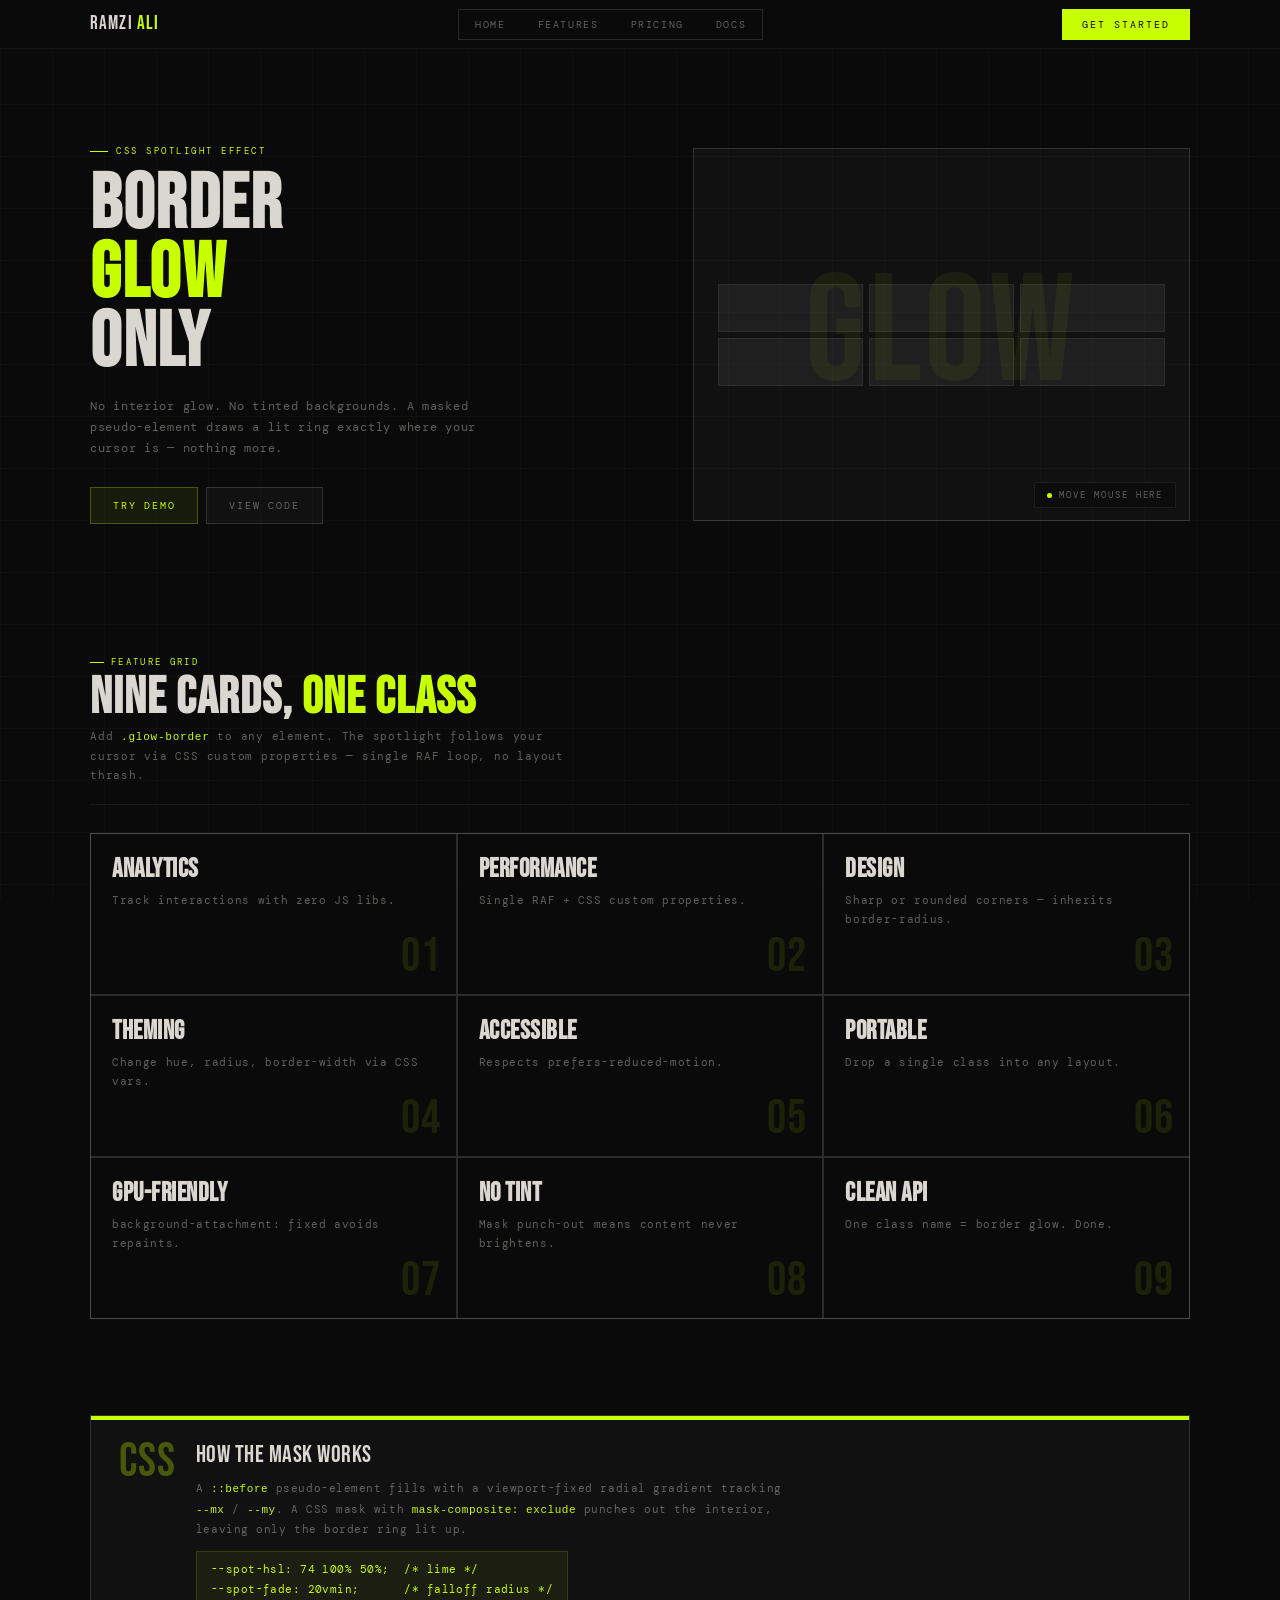
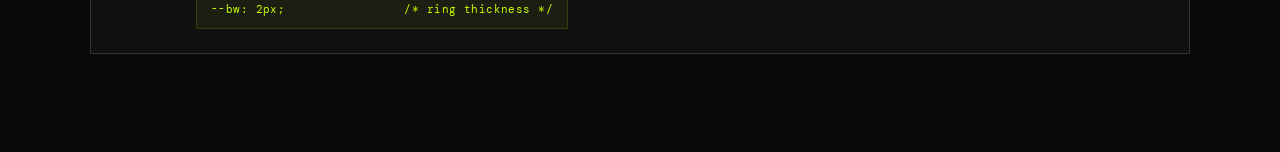
<file: spotlight-border/index.html>
<!DOCTYPE html>
<html lang="en">
<head>
    <meta charset="UTF-8">
    <meta name="viewport" content="width=device-width, initial-scale=1.0, user-scalable=yes">
    <title>Border Glow Effect | CSS Spotlight</title>
    
    <!-- Google Fonts -->
    <link href="https://fonts.googleapis.com/css2?family=Bebas+Neue&family=DM+Mono:wght@400;500&display=swap" rel="stylesheet" />
    
    <!-- Link to CSS file -->
    <link rel="stylesheet" href="style.css">
</head>
<body>

<!-- Header -->
<header>
  <div class="container nav">
    <div class="brand">
      <span class="brand-mark">RAMZi <span>ALI</span></span>
    </div>
    <nav class="links">
      <a href="#">Home</a>
      <a href="#">Features</a>
      <a href="#">Pricing</a>
      <a href="#">Docs</a>
    </nav>
    <a class="nav-cta glow-border" href="#">Get Started</a>
  </div>
</header>

<main>

  <!-- Hero -->
  <section class="hero">
    <div class="container">
      <div class="hero-grid">
        <div>
          <div class="hero-tag">CSS Spotlight Effect</div>
          <h1>Border<br /><span>Glow</span><br />Only</h1>
          <p>No interior glow. No tinted backgrounds. A masked pseudo-element draws a lit ring exactly where your cursor is — nothing more.</p>
          <div class="hero-actions">
            <a class="btn primary glow-border" href="#">Try Demo</a>
            <a class="btn glow-border" href="#">View Code</a>
          </div>
        </div>
        <div class="hero-visual glow-border">
          <div class="hero-visual-text">GLOW</div>
          <div class="visual-cards">
            <div class="v-card glow-border"></div>
            <div class="v-card glow-border"></div>
            <div class="v-card glow-border"></div>
            <div class="v-card glow-border"></div>
            <div class="v-card glow-border"></div>
            <div class="v-card glow-border"></div>
          </div>
          <div style="position:absolute;bottom:12px;right:12px;">
            <span class="hero-visual-label">move mouse here</span>
          </div>
        </div>
      </div>
    </div>
  </section>

  <!-- Feature grid -->
  <section class="section">
    <div class="container">
      <div class="section-head">
        <span class="section-eyebrow">Feature Grid</span>
        <h2>Nine cards, <span>one class</span></h2>
        <p class="lead">Add <code style="color:var(--accent)">.glow-border</code> to any element. The spotlight follows your cursor via CSS custom properties — single RAF loop, no layout thrash.</p>
      </div>
      <ul class="grid" role="list">
        <li class="card glow-border">
          <h3>Analytics</h3>
          <p>Track interactions with zero JS libs.</p>
          <span class="num">01</span>
        </li>
        <li class="card glow-border">
          <h3>Performance</h3>
          <p>Single RAF + CSS custom properties.</p>
          <span class="num">02</span>
        </li>
        <li class="card glow-border">
          <h3>Design</h3>
          <p>Sharp or rounded corners — inherits border-radius.</p>
          <span class="num">03</span>
        </li>
        <li class="card glow-border">
          <h3>Theming</h3>
          <p>Change hue, radius, border-width via CSS vars.</p>
          <span class="num">04</span>
        </li>
        <li class="card glow-border">
          <h3>Accessible</h3>
          <p>Respects prefers-reduced-motion.</p>
          <span class="num">05</span>
        </li>
        <li class="card glow-border">
          <h3>Portable</h3>
          <p>Drop a single class into any layout.</p>
          <span class="num">06</span>
        </li>
        <li class="card glow-border">
          <h3>GPU-Friendly</h3>
          <p>background-attachment: fixed avoids repaints.</p>
          <span class="num">07</span>
        </li>
        <li class="card glow-border">
          <h3>No Tint</h3>
          <p>Mask punch-out means content never brightens.</p>
          <span class="num">08</span>
        </li>
        <li class="card glow-border">
          <h3>Clean API</h3>
          <p>One class name = border glow. Done.</p>
          <span class="num">09</span>
        </li>
      </ul>
    </div>
  </section>

  <!-- How it works -->
  <section class="tech-section">
    <div class="container">
      <div class="tech-card glow-border">
        <span class="tech-label">CSS</span>
        <div class="tech-content">
          <div class="tech-title">How the mask works</div>
          <p class="tech-desc">A <code style="color:var(--accent)">::before</code> pseudo-element fills with a viewport-fixed radial gradient tracking <code style="color:var(--accent)">--mx</code> / <code style="color:var(--accent)">--my</code>. A CSS mask with <code style="color:var(--accent)">mask-composite: exclude</code> punches out the interior, leaving only the border ring lit up.</p>
          <div class="tech-code">--spot-hsl: 74 100% 50%; &nbsp;/* lime */<br />--spot-fade: 20vmin; &nbsp;&nbsp;&nbsp;&nbsp;&nbsp;/* falloff radius */<br />--bw: 2px; &nbsp;&nbsp;&nbsp;&nbsp;&nbsp;&nbsp;&nbsp;&nbsp;&nbsp;&nbsp;&nbsp;&nbsp;&nbsp;&nbsp;&nbsp;/* ring thickness */</div>
        </div>
      </div>
    </div>
  </section>

</main>

<!-- Link to JavaScript file (placed at end of body for better performance) -->
<script src="script.js"></script>

</body>
</html>
</file>
<file: spotlight-border/style.css>
:root {
  /* Spotlight controls */
  --spot-hsl: 74 100% 50%; /* lime #c8ff00 */
  --spot-alpha: 0.75;
  --spot-fade: 20vmin;
  --bw: 2px;
  --mx: -9999;
  --my: -9999;

  /* Theme */
  --bg: #0a0a0a;
  --surface: rgba(240, 237, 230, 0.03);
  --surface-hi: rgba(240, 237, 230, 0.06);
  --border: rgba(240, 237, 230, 0.07);
  --border-hi: rgba(240, 237, 230, 0.15);
  --text: rgba(240, 237, 230, 0.9);
  --text-dim: rgba(240, 237, 230, 0.38);
  --accent: #c8ff00;
  --accent-dim: rgba(200, 255, 0, 0.07);
  --fd: "Bebas Neue", sans-serif;
  --fm: "DM Mono", monospace;
}

*,
*::before,
*::after {
  box-sizing: border-box;
  margin: 0;
  padding: 0;
}
html,
body {
  height: 100%;
}

body {
  font-family: var(--fm);
  background: var(--bg);
  color: var(--text);
  overflow-x: hidden;
  position: relative;
}

body::before {
  content: "";
  position: fixed;
  inset: 0;
  background-image: linear-gradient(
      rgba(255, 255, 255, 0.022) 1px,
      transparent 1px
    ),
    linear-gradient(90deg, rgba(255, 255, 255, 0.022) 1px, transparent 1px);
  background-size: 52px 52px;
  pointer-events: none;
  z-index: 0;
}

a {
  color: inherit;
  text-decoration: none;
}

.container {
  width: min(1100px, 92vw);
  margin-inline: auto;
}

/* ══════════════════════════════════════
     SPOTLIGHT BORDER EFFECT
  ══════════════════════════════════════ */
.glow-border {
  position: relative;
}

.glow-border::before {
  content: "";
  position: absolute;
  inset: 0;
  border-radius: inherit;
  pointer-events: none;
  background: radial-gradient(
    circle at calc(var(--mx) * 1px) calc(var(--my) * 1px),
    hsl(var(--spot-hsl) / var(--spot-alpha)) 0%,
    transparent var(--spot-fade)
  );
  background-attachment: fixed;
  padding: var(--bw);
  -webkit-mask: linear-gradient(#fff 0 0) content-box, linear-gradient(#fff 0 0);
  -webkit-mask-composite: xor;
  mask: linear-gradient(#fff 0 0) content-box, linear-gradient(#fff 0 0);
  mask-composite: exclude;
  z-index: 1;
}
.glow-border::after {
  content: none;
}

@media (prefers-reduced-motion: reduce) {
  :root {
    --spot-alpha: 0.45;
  }
}

/* ══════════════════════════════════════
     HEADER / NAV
  ══════════════════════════════════════ */
header {
  position: sticky;
  top: 0;
  z-index: 20;
  background: rgba(10, 10, 10, 0.92);
  border-bottom: 1px solid var(--border);
  backdrop-filter: blur(10px);
  -webkit-backdrop-filter: blur(10px);
}
.nav {
  display: flex;
  align-items: center;
  justify-content: space-between;
  gap: 20px;
  height: 48px;
}

.brand {
  display: flex;
  align-items: center;
  gap: 10px;
}
.brand-mark {
  font-family: var(--fd);
  font-size: 1.2rem;
  letter-spacing: 0.06em;
  color: var(--text);
  line-height: 1;
}
.brand-mark span {
  color: var(--accent);
}

.links {
  display: flex;
  gap: 0;
  border: 1px solid var(--border);
  background: var(--border);
}
.links a {
  font-size: 10px;
  letter-spacing: 0.16em;
  text-transform: uppercase;
  color: var(--text-dim);
  padding: 8px 16px;
  background: var(--bg);
  transition: color 0.2s;
}
.links a:hover {
  color: var(--accent);
}

.nav-cta {
  font-size: 10px;
  letter-spacing: 0.2em;
  text-transform: uppercase;
  color: #0a0a0a;
  background: var(--accent);
  padding: 9px 20px;
  transition: opacity 0.2s;
  display: inline-block;
}
.nav-cta:hover {
  opacity: 0.84;
}

/* ══════════════════════════════════════
     HERO
  ══════════════════════════════════════ */
.hero {
  padding: clamp(56px, 8vw, 96px) 0 clamp(40px, 6vw, 72px);
  position: relative;
  z-index: 1;
}
.hero-grid {
  display: grid;
  grid-template-columns: 1.15fr 1fr;
  gap: 32px;
  align-items: center;
}

.hero-tag {
  font-size: 9px;
  letter-spacing: 0.28em;
  text-transform: uppercase;
  color: var(--accent);
  display: flex;
  align-items: center;
  gap: 8px;
  margin-bottom: 14px;
}
.hero-tag::before {
  content: "";
  display: inline-block;
  width: 18px;
  height: 1px;
  background: var(--accent);
}

h1 {
  font-family: var(--fd);
  font-size: clamp(3rem, 6vw, 6.5rem);
  line-height: 0.9;
  letter-spacing: 0.02em;
  color: var(--text);
  margin-bottom: 18px;
}
h1 span {
  color: var(--accent);
}

.hero p {
  font-size: 12px;
  letter-spacing: 0.06em;
  color: var(--text-dim);
  line-height: 1.75;
  max-width: 420px;
  margin-bottom: 28px;
}

.hero-actions {
  display: flex;
  gap: 8px;
}

.btn {
  font-family: var(--fm);
  font-size: 10px;
  letter-spacing: 0.18em;
  text-transform: uppercase;
  padding: 11px 22px;
  background: var(--surface);
  border: 1px solid var(--border-hi);
  color: var(--text-dim);
  display: inline-flex;
  align-items: center;
  gap: 8px;
  transition: color 0.2s, border-color 0.2s;
  position: relative;
}
.btn:hover {
  color: var(--text);
  border-color: var(--border-hi);
}
.btn.primary {
  background: var(--accent-dim);
  border-color: rgba(200, 255, 0, 0.28);
  color: var(--accent);
}
.btn.primary:hover {
  opacity: 0.9;
}

/* Hero visual */
.hero-visual {
  aspect-ratio: 4/3;
  position: relative;
  overflow: hidden;
  background: var(--surface);
  border: 1px solid var(--border-hi);
  display: flex;
  align-items: center;
  justify-content: center;
}

/* Big faded text inside visual */
.hero-visual-text {
  font-family: var(--fd);
  font-size: clamp(6rem, 12vw, 11rem);
  color: rgba(200, 255, 0, 0.06);
  letter-spacing: 0.02em;
  line-height: 1;
  user-select: none;
  pointer-events: none;
  text-align: center;
  position: absolute;
}

.hero-visual-inner {
  position: relative;
  z-index: 1;
  display: flex;
  flex-direction: column;
  align-items: center;
  gap: 12px;
}
.hero-visual-label {
  font-size: 9px;
  letter-spacing: 0.22em;
  text-transform: uppercase;
  color: var(--text-dim);
  display: flex;
  align-items: center;
  gap: 7px;
  border: 1px solid var(--border);
  padding: 6px 12px;
  background: rgba(10, 10, 10, 0.6);
  backdrop-filter: blur(4px);
}
.hero-visual-label::before {
  content: "";
  width: 5px;
  height: 5px;
  border-radius: 50%;
  background: var(--accent);
  animation: blink 2s infinite;
}
@keyframes blink {
  0%,
  100% {
    opacity: 1;
  }
  50% {
    opacity: 0.3;
  }
}

/* Grid of inner cards inside hero visual */
.visual-cards {
  display: grid;
  grid-template-columns: repeat(3, 1fr);
  gap: 6px;
  padding: 24px;
  width: 100%;
}
.v-card {
  height: 48px;
  background: var(--surface-hi);
  border: 1px solid var(--border);
}

/* ══════════════════════════════════════
     FEATURE SECTION
  ══════════════════════════════════════ */
.section {
  padding: clamp(32px, 5vw, 60px) 0 clamp(48px, 8vw, 96px);
  position: relative;
  z-index: 1;
}

.section-head {
  margin-bottom: 28px;
  display: flex;
  flex-direction: column;
  gap: 6px;
  border-bottom: 1px solid var(--border);
  padding-bottom: 20px;
}
.section-eyebrow {
  font-size: 9px;
  letter-spacing: 0.26em;
  text-transform: uppercase;
  color: var(--accent);
  display: flex;
  align-items: center;
  gap: 7px;
}
.section-eyebrow::before {
  content: "";
  width: 14px;
  height: 1px;
  background: var(--accent);
}
h2 {
  font-family: var(--fd);
  font-size: clamp(2rem, 4vw, 4rem);
  line-height: 0.92;
  letter-spacing: 0.02em;
  color: var(--text);
}
h2 span {
  color: var(--accent);
}
.section p.lead {
  font-size: 11px;
  letter-spacing: 0.07em;
  color: var(--text-dim);
  line-height: 1.7;
  max-width: 480px;
}

/* Feature grid */
.grid {
  display: grid;
  grid-template-columns: repeat(3, 1fr);
  gap: 2px;
  background: var(--border-hi);
  border: 1px solid var(--border-hi);
  list-style: none;
}

.card {
  position: relative;
  background: var(--bg);
  padding: 22px 20px 44px;
  min-height: 160px;
  border-radius: 0; /* sharp — consistent with system */
  overflow: clip;
  border: 1px solid transparent; /* base border for glow to mask over */
  transition: background 0.2s;
}
.card:hover {
  background: var(--surface);
}

.card h3 {
  font-family: var(--fd);
  font-size: 1.6rem;
  line-height: 1;
  letter-spacing: 0.02em;
  color: var(--text);
  margin-bottom: 8px;
}
.card p {
  font-size: 11px;
  letter-spacing: 0.06em;
  color: var(--text-dim);
  line-height: 1.7;
}

.num {
  position: absolute;
  bottom: 12px;
  right: 14px;
  font-family: var(--fd);
  font-size: 3rem;
  line-height: 1;
  letter-spacing: 0.02em;
  color: rgba(200, 255, 0, 0.1);
  user-select: none;
  pointer-events: none;
  transition: color 0.25s;
}
.card:hover .num {
  color: rgba(200, 255, 0, 0.2);
}

/* ══════════════════════════════════════
     TECH NOTE SECTION
  ══════════════════════════════════════ */
.tech-section {
  position: relative;
  z-index: 1;
  padding-bottom: clamp(60px, 8vw, 100px);
}
.tech-card {
  border: 1px solid var(--border-hi);
  background: var(--surface);
  padding: 24px 28px;
  display: grid;
  grid-template-columns: auto 1fr;
  gap: 20px;
  align-items: start;
  position: relative;
}
.tech-card::before {
  content: "";
  position: absolute;
  top: 0;
  left: 0;
  right: 0;
  height: 2px;
  background: var(--accent);
}
.tech-label {
  font-family: var(--fd);
  font-size: 3rem;
  line-height: 0.9;
  letter-spacing: 0.02em;
  color: rgba(200, 255, 0, 0.3);
  user-select: none;
}
.tech-content {
  display: flex;
  flex-direction: column;
  gap: 10px;
}
.tech-title {
  font-family: var(--fd);
  font-size: 1.5rem;
  letter-spacing: 0.02em;
  color: var(--text);
}
.tech-desc {
  font-size: 11px;
  letter-spacing: 0.05em;
  color: var(--text-dim);
  line-height: 1.75;
  max-width: 600px;
}
.tech-code {
  font-family: var(--fm);
  font-size: 11px;
  letter-spacing: 0.04em;
  color: var(--accent);
  background: rgba(200, 255, 0, 0.05);
  border: 1px solid rgba(200, 255, 0, 0.15);
  padding: 8px 14px;
  width: fit-content;
  line-height: 1.8;
  margin-top: 2px;
}

/* Responsive */
@media (max-width: 900px) {
  .hero-grid {
    grid-template-columns: 1fr;
  }
  .grid {
    grid-template-columns: repeat(2, 1fr);
  }
}
@media (max-width: 540px) {
  .grid {
    grid-template-columns: 1fr;
  }
  .links {
    display: none;
  }
}
</file>
